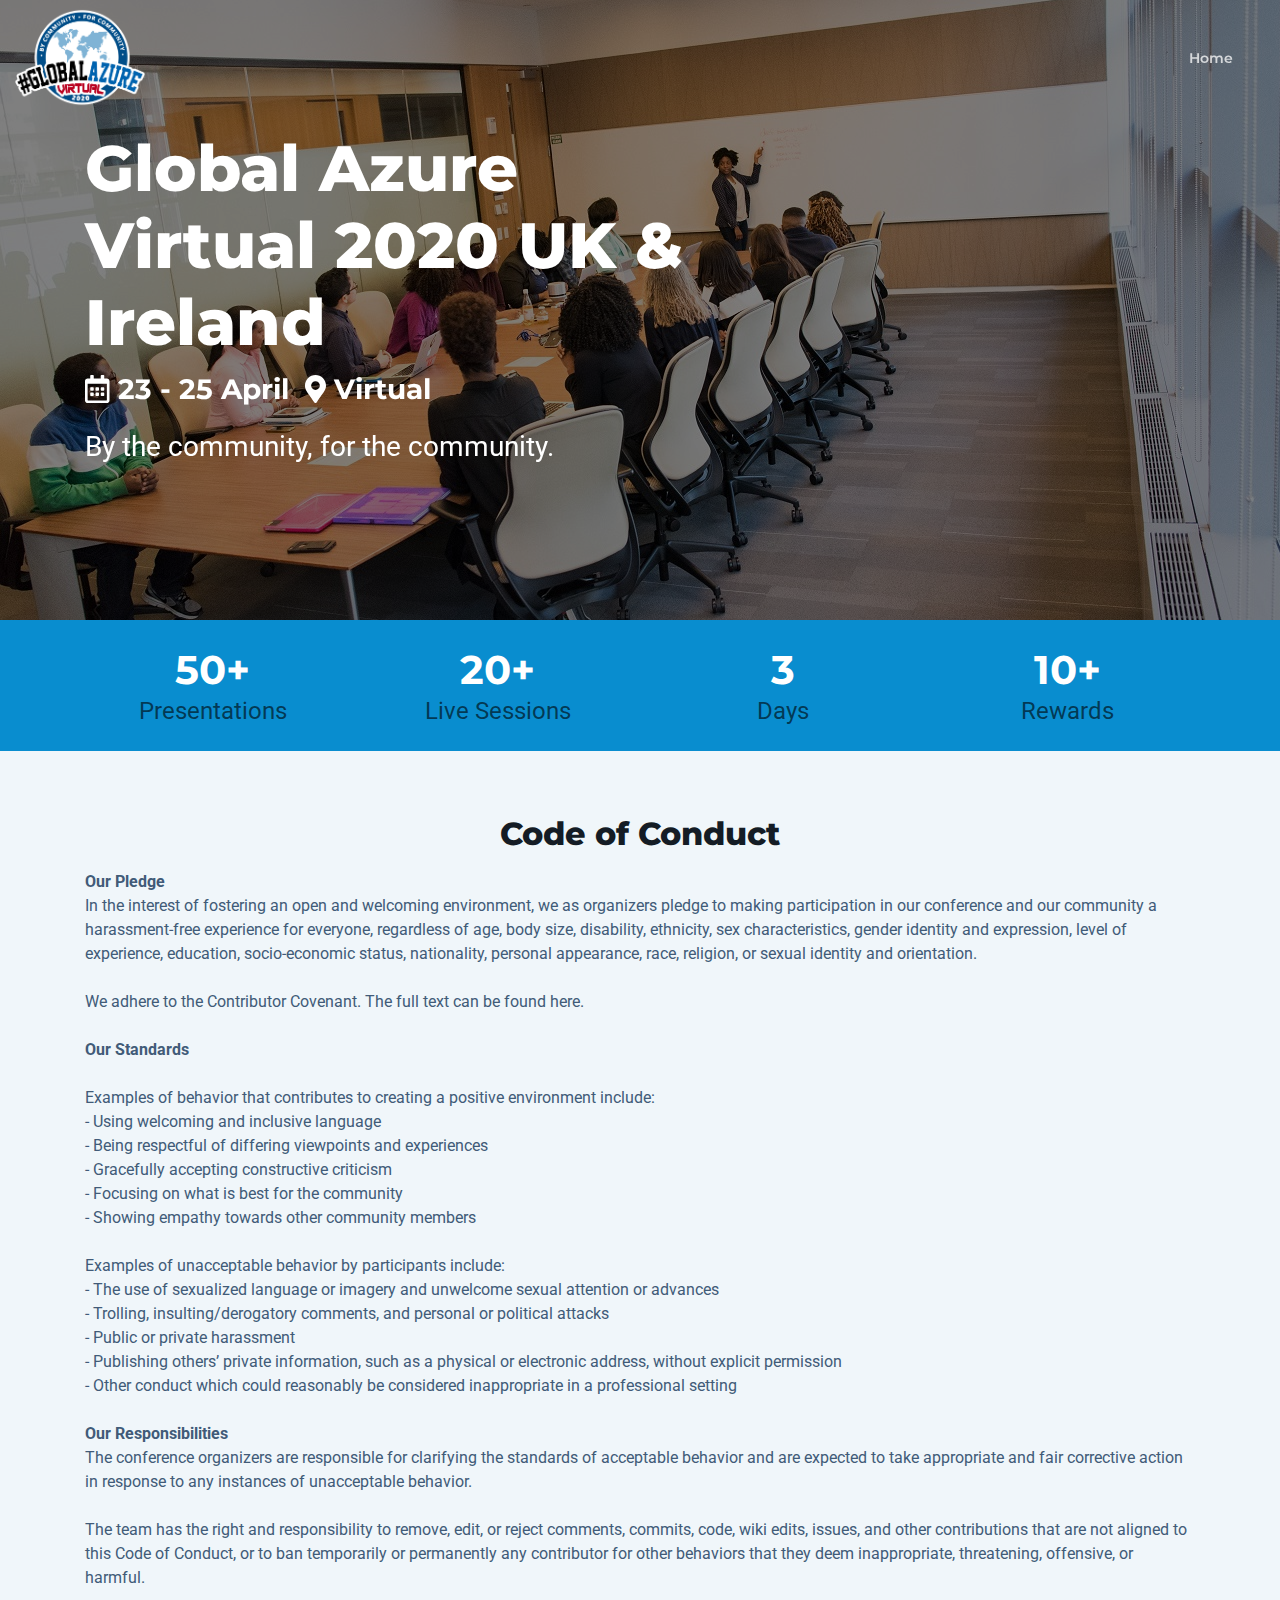
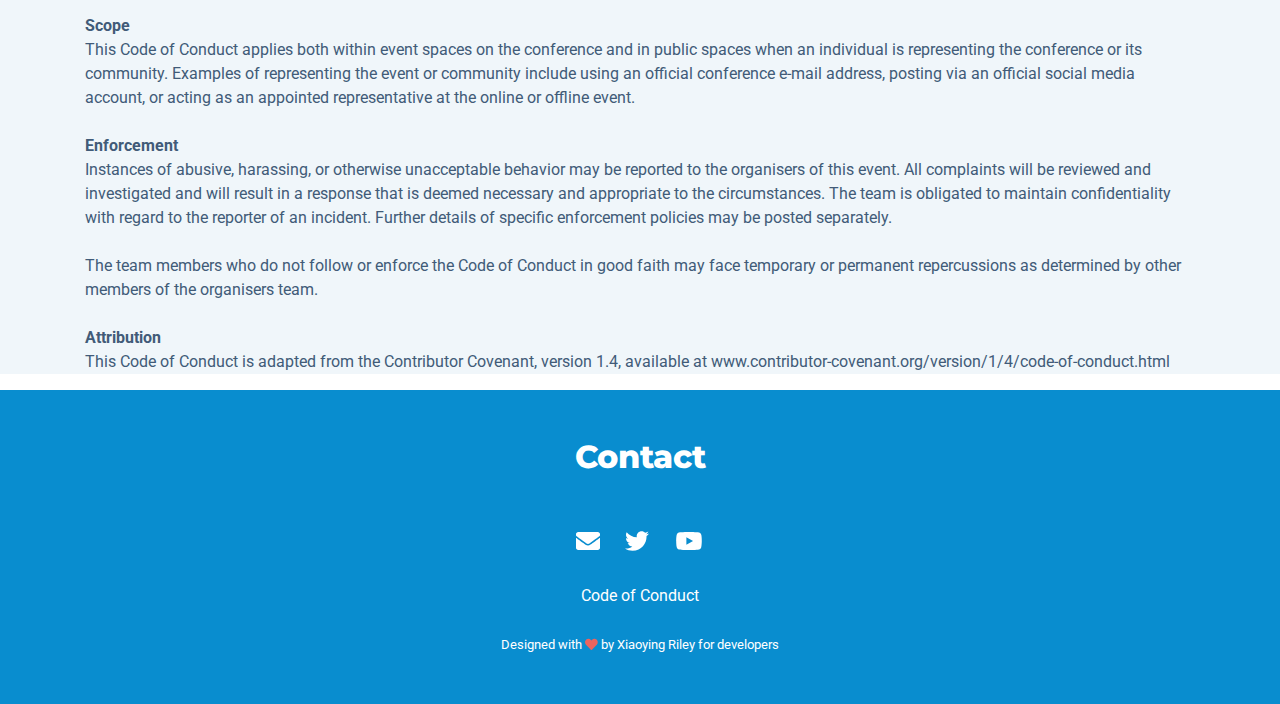
<file: AzureGlobalBootCamp2020/wwwroot/code-of-conduct.html>
﻿<!DOCTYPE html>
<html lang="en">

<head>
	<title>Azure Global Virtual 2020 UK & Ireland</title>

	<!-- Meta -->
	<meta charset="utf-8">
	<meta http-equiv="X-UA-Compatible" content="IE=edge">
	<meta name="viewport" content="width=device-width, initial-scale=1.0">
	<meta name="description" content="Azure Global Virtual 2020 UK & Ireland">
	<meta name="author" content="Xiaoying Riley at 3rd Wave Media">
	<link rel="shortcut icon" href="favicon.ico">

	<!-- Google Font -->
	<link href="https://fonts.googleapis.com/css?family=Montserrat:600,700,800|Roboto:300,400,700&display=swap"
		rel="stylesheet">

	<!-- FontAwesome JS-->
	<script defer src="assets/fontawesome/js/all.min.js"></script>

	<!-- Theme CSS -->
	<link id="theme-style" rel="stylesheet" href="assets/css/theme.css">


</head>

<body>
	<header id="header" class="header fixed-top">
		<div class="branding">
			<div class="container-fluid">
				<nav class="main-nav navbar navbar-expand-lg">
					<div class="site-logo"><a class="scrollto" href="#hero-block"><img class="logo-icon"
								src="assets/images/2020-virtual-logo.png" alt="logo"></a></div>
					<div class="navbar-btn order-lg-2">
						<!--<a class="btn btn-secondary" href="https://themes.3rdwavemedia.com/bootstrap-templates/startup/devconf-free-bootstrap-4-conference-template-for-tech-conferences-and-events/" target="_blank">Tickets</a>-->
					</div>

					<button class="navbar-toggler" type="button" data-toggle="collapse" data-target="#navigation"
						aria-controls="navigation" aria-expanded="false" aria-label="Toggle navigation">
						<span class="navbar-toggler-icon"></span>
					</button>

					<div id="navigation" class="navbar-collapse collapse  justify-content-lg-end mr-lg-3">
						<ul class="nav navbar-nav">
							<li class="nav-item"><a class="nav-link" href="/">Home</a></li>
							<!--<li class="nav-item"><a class="nav-link scrollto" href="#sponsors-section">Sponsors</a></li>-->
						</ul>
					</div>

				</nav>

			</div>
		</div>
	</header>

	<div id="hero-block" class="hero-block">
		<div id="hero-carousel" class="hero-carousel carousel slide carousel-fade" data-ride="carousel">
			<div class="carousel-inner">
				<div class="carousel-item-1 carousel-item active">
				</div>
				<div class="carousel-item-2 carousel-item">
				</div>
				<div class="carousel-item-3 carousel-item">
				</div>
			</div>
		</div>
		<div class="hero-block-mask"></div>
		<div class="container">
			<div class="hero-text-block">
				<h1 class="hero-heading mb-2">Global Azure Virtual 2020 UK & Ireland</h1>
				<div class="hero-meta mb-3"><i class="far fa-calendar-alt mr-2"></i>23 - 25 April <i
						class="fas fa-map-marker-alt mx-2"></i>Virtual</div>
				<div class="hero-intro mb-4">By the community, for the community.</div>
				<!--<div class="hero-cta"><a class="btn btn-primary btn-lg" href="https://themes.3rdwavemedia.com/bootstrap-templates/startup/devconf-free-bootstrap-4-conference-template-for-tech-conferences-and-events/" target="_blank">Get Tickets</a></div>-->

			</div>
		</div>

	</div>

	<div class="stats-block theme-bg-primary text-white py-4 text-center">
		<div class="container">
			<div class="row">
				<div class="col-6 col-md-3">
					<div class="item">
						<div class="number">50+</div>
						<div class="unit">Presentations</div>
					</div>
				</div>
				<div class="col-6 col-md-3">
					<div class="item">
						<div class="number">20+</div>
						<div class="unit">Live Sessions</div>
					</div>
				</div>
				<div class="col-6 col-md-3">
					<div class="item">
						<div class="number">3</div>
						<div class="unit">Days</div>
					</div>
				</div>
				<div class="col-6 col-md-3">
					<div class="item">
						<div class="number">10+</div>
						<div class="unit">Rewards</div>
					</div>
				</div>
			</div>
		</div>
	</div>

	<section id="code-of-conduct-section" class="about-section section theme-bg-light">
		<div class="container">
			<h3 class="section-heading text-center mb-3">Code of Conduct</h3>
			<p> <strong>Our Pledge</strong> <br> 
				In the interest of fostering an open and welcoming environment, we as
				organizers pledge to making participation in our conference and our community a harassment-free
				experience for everyone, regardless of age, body size, disability, ethnicity, sex characteristics,
				gender identity and expression, level of experience, education, socio-economic status, nationality,
				personal appearance, race, religion, or sexual identity and orientation. <br><br> We adhere to the
				Contributor Covenant. The full text can be found here. <br><br> <strong>Our Standards</strong> <br><br>
				Examples of behavior that contributes to creating a positive environment include: <br> - Using welcoming
				and inclusive language<br> - Being respectful of differing viewpoints and experiences<br> - Gracefully
				accepting constructive criticism<br> - Focusing on what is best for the community<br> - Showing empathy
				towards other community members<br> <br> Examples of unacceptable behavior by participants include:<br>
				- The use of sexualized language or imagery and unwelcome sexual attention or advances<br> - Trolling,
				insulting/derogatory comments, and personal or political attacks<br> - Public or private harassment<br>
				- Publishing others’ private information, such as a physical or electronic address, without explicit
				permission<br> - Other conduct which could reasonably be considered inappropriate in a professional
				setting<br> <br> <strong>Our Responsibilities</strong><br> The conference organizers are responsible for
				clarifying the standards of acceptable behavior and are expected to take appropriate and fair corrective
				action in response to any instances of unacceptable behavior. <br><br> The team has the right and
				responsibility to remove, edit, or reject comments, commits, code, wiki edits, issues, and other
				contributions that are not aligned to this Code of Conduct, or to ban temporarily or permanently any
				contributor for other behaviors that they deem inappropriate, threatening, offensive, or harmful.
				<br><br> <strong>Scope</strong> <br> This Code of Conduct applies both within event spaces on the
				conference and in public spaces when an individual is representing the conference or its community.
				Examples of representing the event or community include using an official conference e-mail address,
				posting via an official social media account, or acting as an appointed representative at the online or
				offline event. <br><br> <strong>Enforcement</strong> <br> Instances of abusive, harassing, or otherwise
				unacceptable behavior may be reported to the organisers of this event. 
				All complaints will be reviewed and investigated and will result in a response that is deemed necessary and appropriate to the circumstances. 
				The team is obligated to maintain confidentiality with regard to the reporter of an incident. Further details of specific
				enforcement policies may be posted separately. <br><br> The team members who do not follow or enforce
				the Code of Conduct in good faith may face temporary or permanent repercussions as determined by other
				members of the organisers team. <br><br> <strong>Attribution</strong><br> This Code of Conduct is adapted from
				the Contributor Covenant, version 1.4, available at
				www.contributor-covenant.org/version/1/4/code-of-conduct.html </p>
		</div>

	</section>

	<footer class="footer py-5 theme-bg-primary">
		<h3 class="section-heading text-center mb-5 text-white">Contact</h3>
		<div class="container text-center">

			<ul class="social-list list-inline mb-4">
				<li class="list-inline-item mr-3"><a href="#"><i class="fas fa-envelope"></i></a></li>
				<li class="list-inline-item mr-3"><a href="https://twitter.com/GlobalAzure" target="_blank"><i class="fab fa-twitter fa-fw"></i></a></li>
				<li class="list-inline-item mr-0"><a href="https://www.youtube.com/channel/UC6SpVz6lkAbOjAlvMxL8TmA" target="_blank"><i class="fab fa-youtube fa-fw"></i></a></li>
			</ul>


			<ul class="footer-links list-inline mx-auto mb-4">
				<li class="list-inline-item"><a href="/code-of-conduct.html">Code of Conduct</a></li>
			</ul>
			<!--/* This template is released under the Creative Commons Attribution 3.0 License. Please keep the attribution link below when using for your own project. Thank you for your support. :) If you'd like to use the template without the attribution, you can buy the commercial license via our website: themes.3rdwavemedia.com */-->
			<small class="copyright">Designed with <i class="fas fa-heart" style="color: #EC645E;"></i> by <a href="http://themes.3rdwavemedia.com" target="_blank">Xiaoying Riley</a> for developers</small>

		</div>
	</footer>

	<!-- Javascript -->
	<script src="assets/plugins/jquery-3.4.1.min.js"></script>
	<script src="assets/plugins/popper.min.js"></script>
	<script src="assets/plugins/bootstrap/js/bootstrap.min.js"></script>
	<script src="assets/plugins/back-to-top.js"></script>
	<script src="assets/plugins/jquery.scrollTo.min.js"></script>
	<script src="assets/js/main.js"></script>

</body>

</html>
</file>
